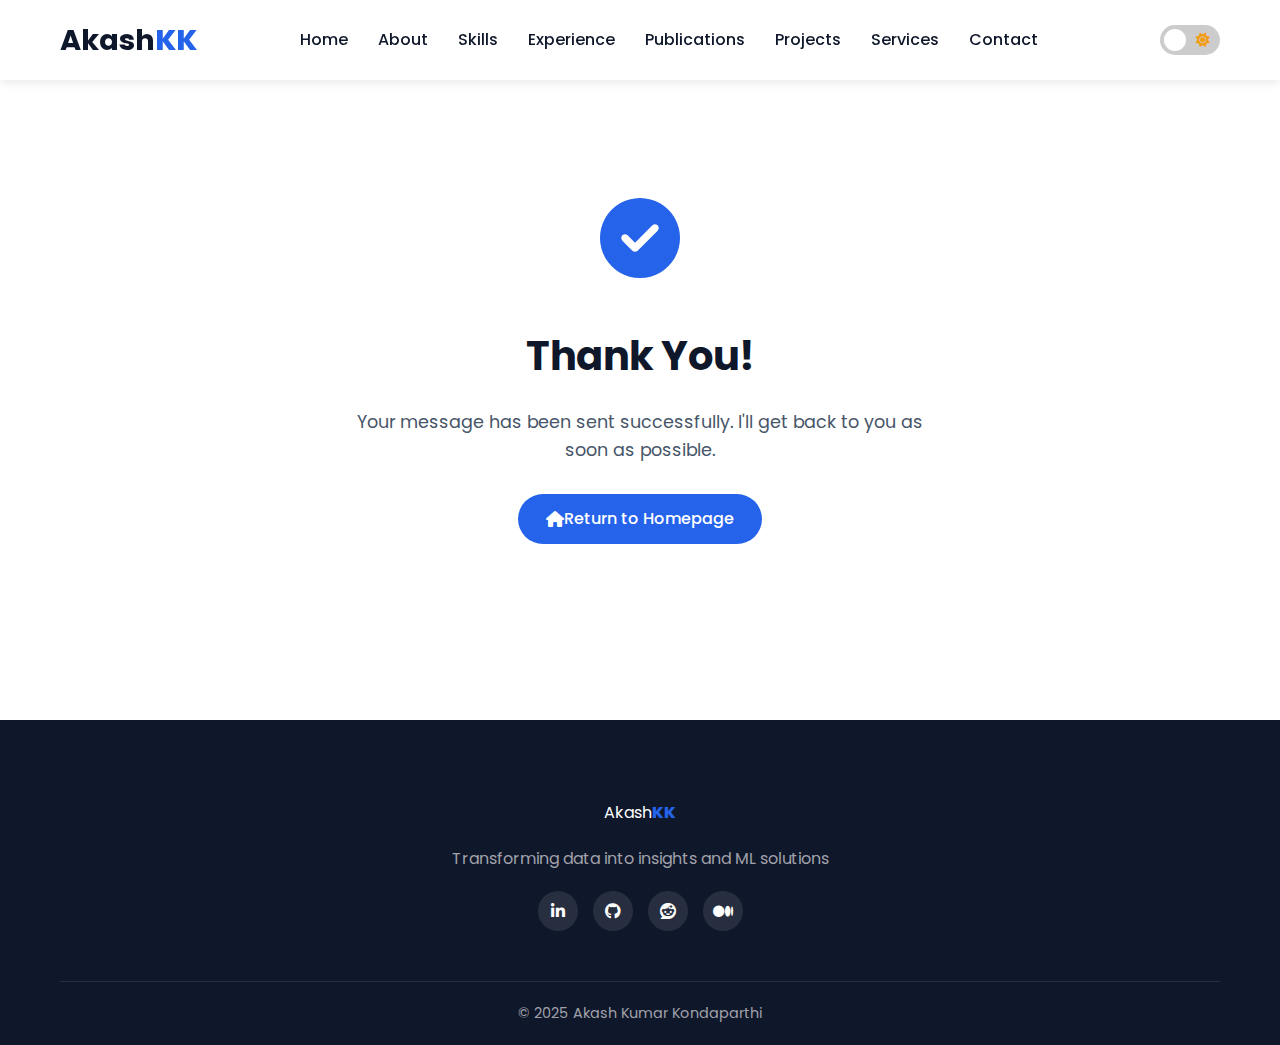
<file: thank-you.html>
<!DOCTYPE html>
<html lang="en">
<head>
    <meta charset="UTF-8">
    <meta name="viewport" content="width=device-width, initial-scale=1.0">
    <title>Thank You | Akash Kumar Kondaparthi</title>
    <link rel="icon" type="image/x-icon" href="assets/images/favicon.png">
    <link rel="stylesheet" href="css/style.css">
    <link rel="stylesheet" href="css/dark-mode.css">
    <link rel="stylesheet" href="https://cdnjs.cloudflare.com/ajax/libs/font-awesome/6.4.0/css/all.min.css">
    <link href="https://fonts.googleapis.com/css2?family=Poppins:wght@300;400;500;600;700&display=swap" rel="stylesheet">
    <style>
        .thank-you-section {
            height: 80vh;
            display: flex;
            align-items: center;
            justify-content: center;
            text-align: center;
            padding: 0 20px;
        }
        
        .thank-you-content {
            max-width: 600px;
        }
        
        .thank-you-icon {
            font-size: 5rem;
            color: var(--primary-color);
            margin-bottom: 20px;
        }
        
        .thank-you-content h1 {
            font-size: 2.5rem;
            margin-bottom: 20px;
        }
        
        .thank-you-content p {
            font-size: 1.1rem;
            margin-bottom: 30px;
            color: var(--text-secondary);
        }
        
        .return-home {
            margin-top: 20px;
        }
    </style>
</head>
<body class="dark-mode">
    <!-- Header Section -->
    <header>
        <div class="container">
            <div class="logo">
                <a href="index.html">
                    <span class="logo-text">Akash<span class="highlight">KK</span></span>
                </a>
            </div>
            <nav>
                <ul class="nav-links">
                    <li><a href="index.html#home">Home</a></li>
                    <li><a href="index.html#about">About</a></li>
                    <li><a href="index.html#skills">Skills</a></li>
                    <li><a href="index.html#experience">Experience</a></li>
                    <li><a href="index.html#publications">Publications</a></li>
                    <li><a href="index.html#projects">Projects</a></li>
                    <li><a href="index.html#services">Services</a></li>
                    <li><a href="index.html#contact">Contact</a></li>
                </ul>
            </nav>
            <div class="theme-toggle">
                <input type="checkbox" id="dark-mode-toggle">
                <label for="dark-mode-toggle">
                    <i class="fas fa-moon"></i>
                    <i class="fas fa-sun"></i>
                </label>
            </div>
            <div class="mobile-menu-btn">
                <span></span>
                <span></span>
                <span></span>
            </div>
        </div>
    </header>

    <!-- Thank You Section -->
    <section class="thank-you-section">
        <div class="thank-you-content">
            <div class="thank-you-icon">
                <i class="fas fa-check-circle"></i>
            </div>
            <h1>Thank You!</h1>
            <p>Your message has been sent successfully. I'll get back to you as soon as possible.</p>
            <div class="return-home">
                <a href="index.html" class="btn primary-btn">
                    <i class="fas fa-home"></i> Return to Homepage
                </a>
            </div>
        </div>
    </section>

    <!-- Footer -->
    <footer>
        <div class="container">
            <div class="footer-content">
                <div class="footer-logo">
                    <span class="logo-text">Akash<span class="highlight">KK</span></span>
                </div>
                <p class="footer-text">Transforming data into insights and ML solutions</p>
                <div class="footer-social">
                    <a href="https://linkedin.com/in/akashkk" target="_blank"><i class="fab fa-linkedin-in"></i></a>
                    <a href="https://github.com/akashkk25" target="_blank"><i class="fab fa-github"></i></a>
                    <a href="#" target="_blank"><i class="fab fa-reddit"></i></a>
                    <a href="#" target="_blank"><i class="fab fa-medium-m"></i></a>
                </div>
            </div>
            <div class="footer-bottom">
                <p>&copy; 2025 Akash Kumar Kondaparthi</p>
            </div>
        </div>
    </footer>

    <!-- Scripts -->
    <script src="js/main.js"></script>
    <script src="js/dark-mode.js"></script>
</body>
</html>
</file>
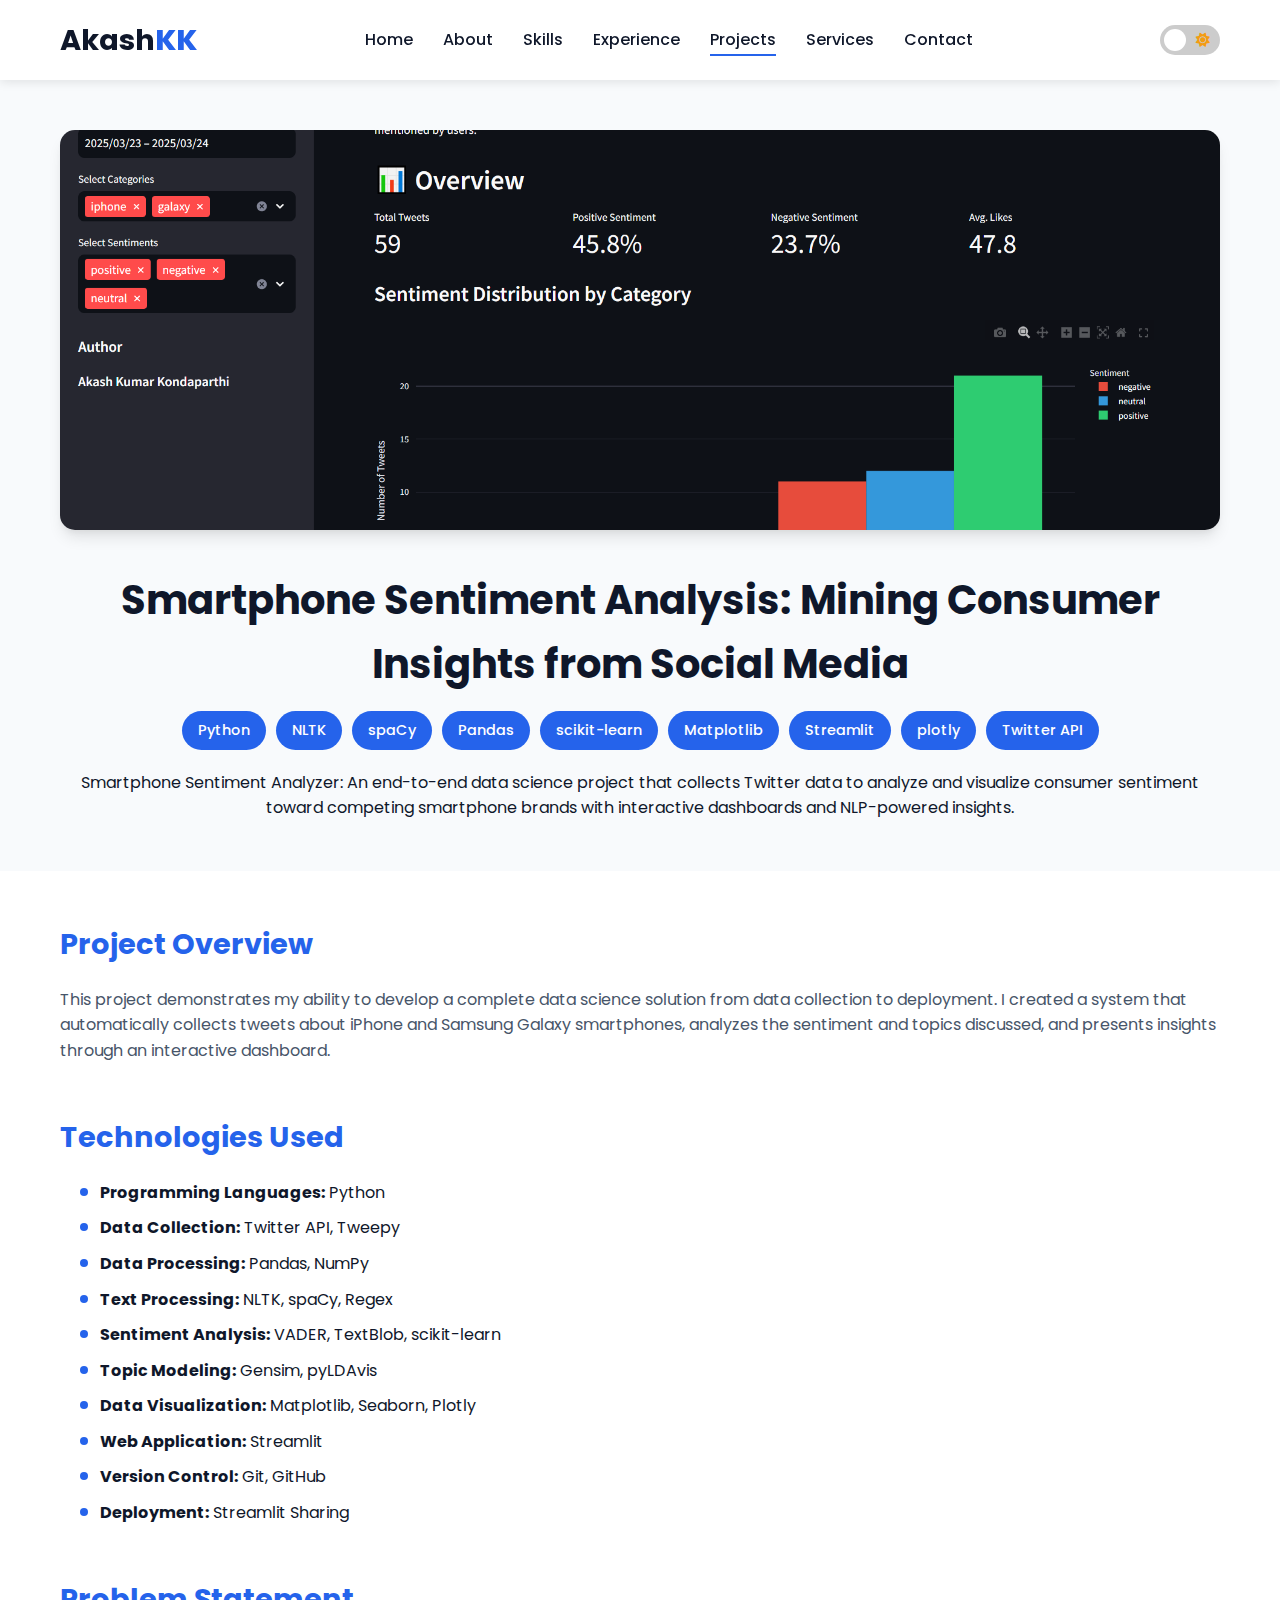
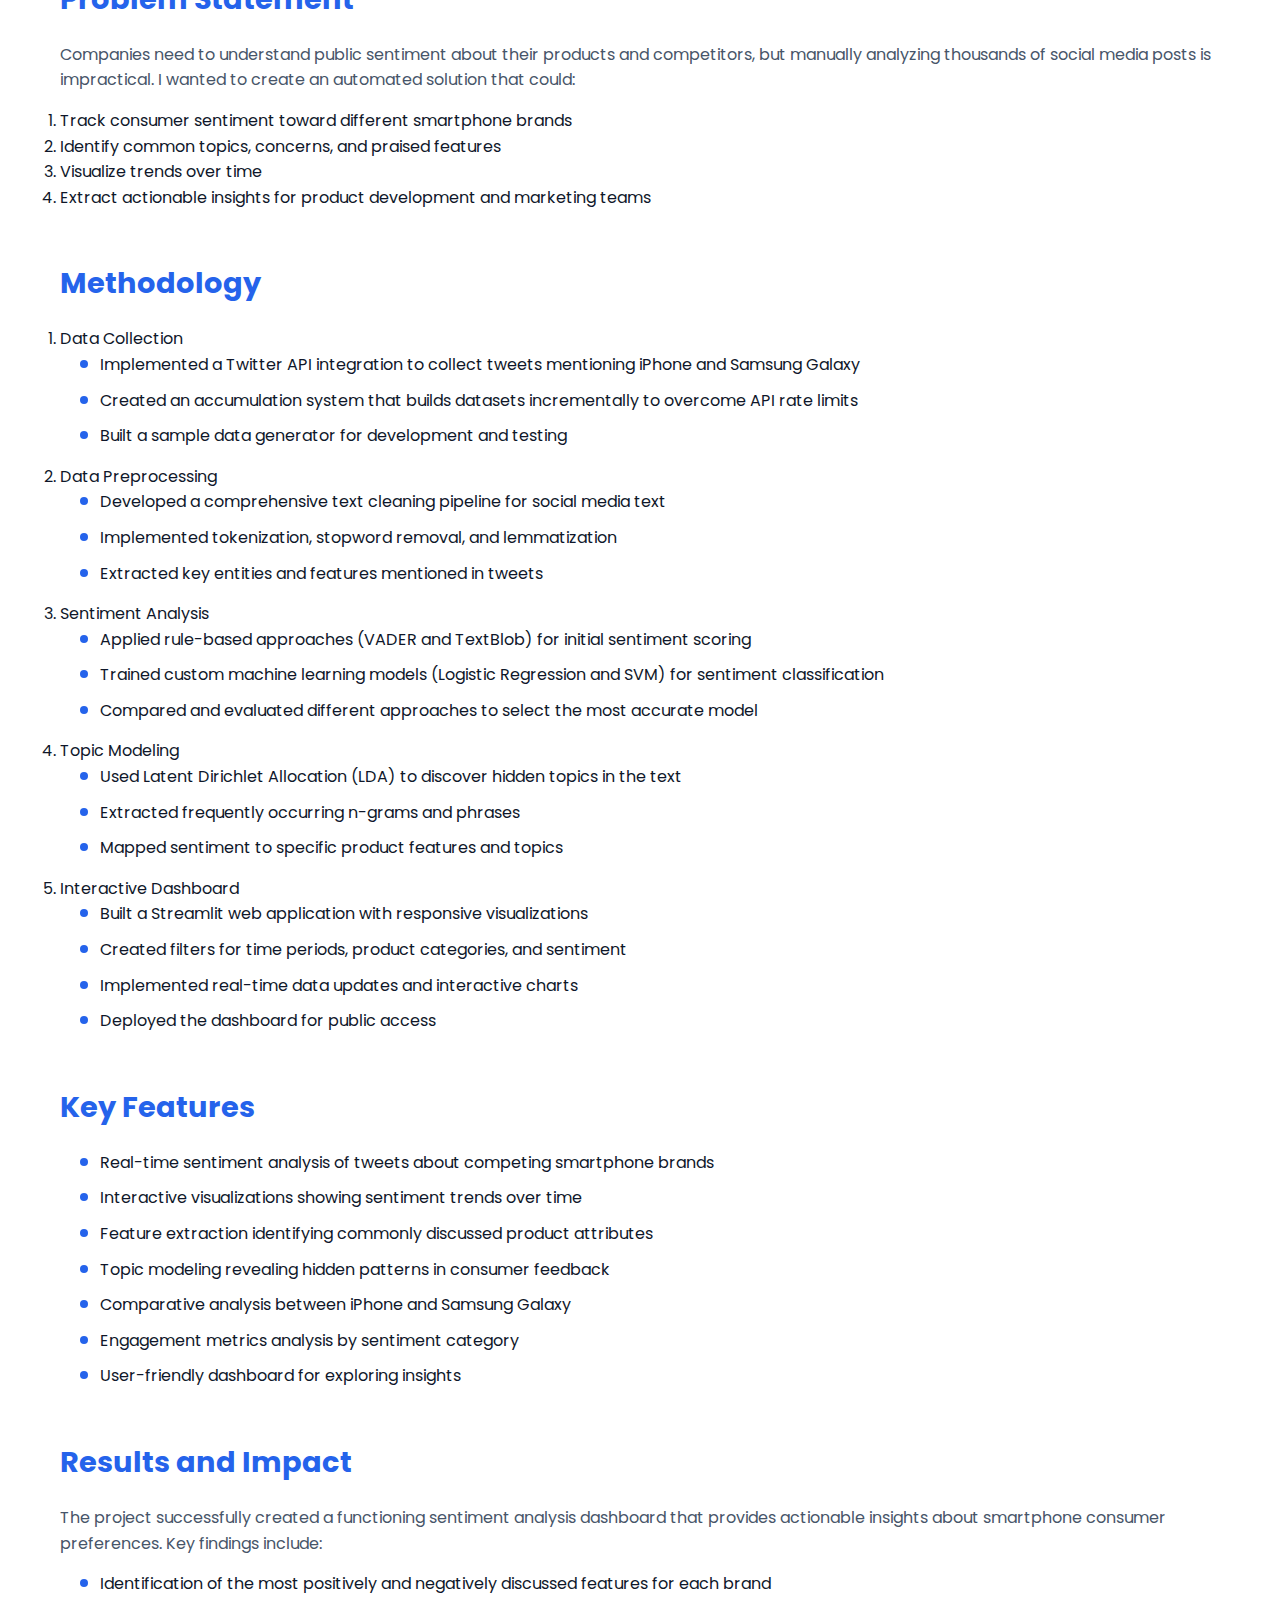
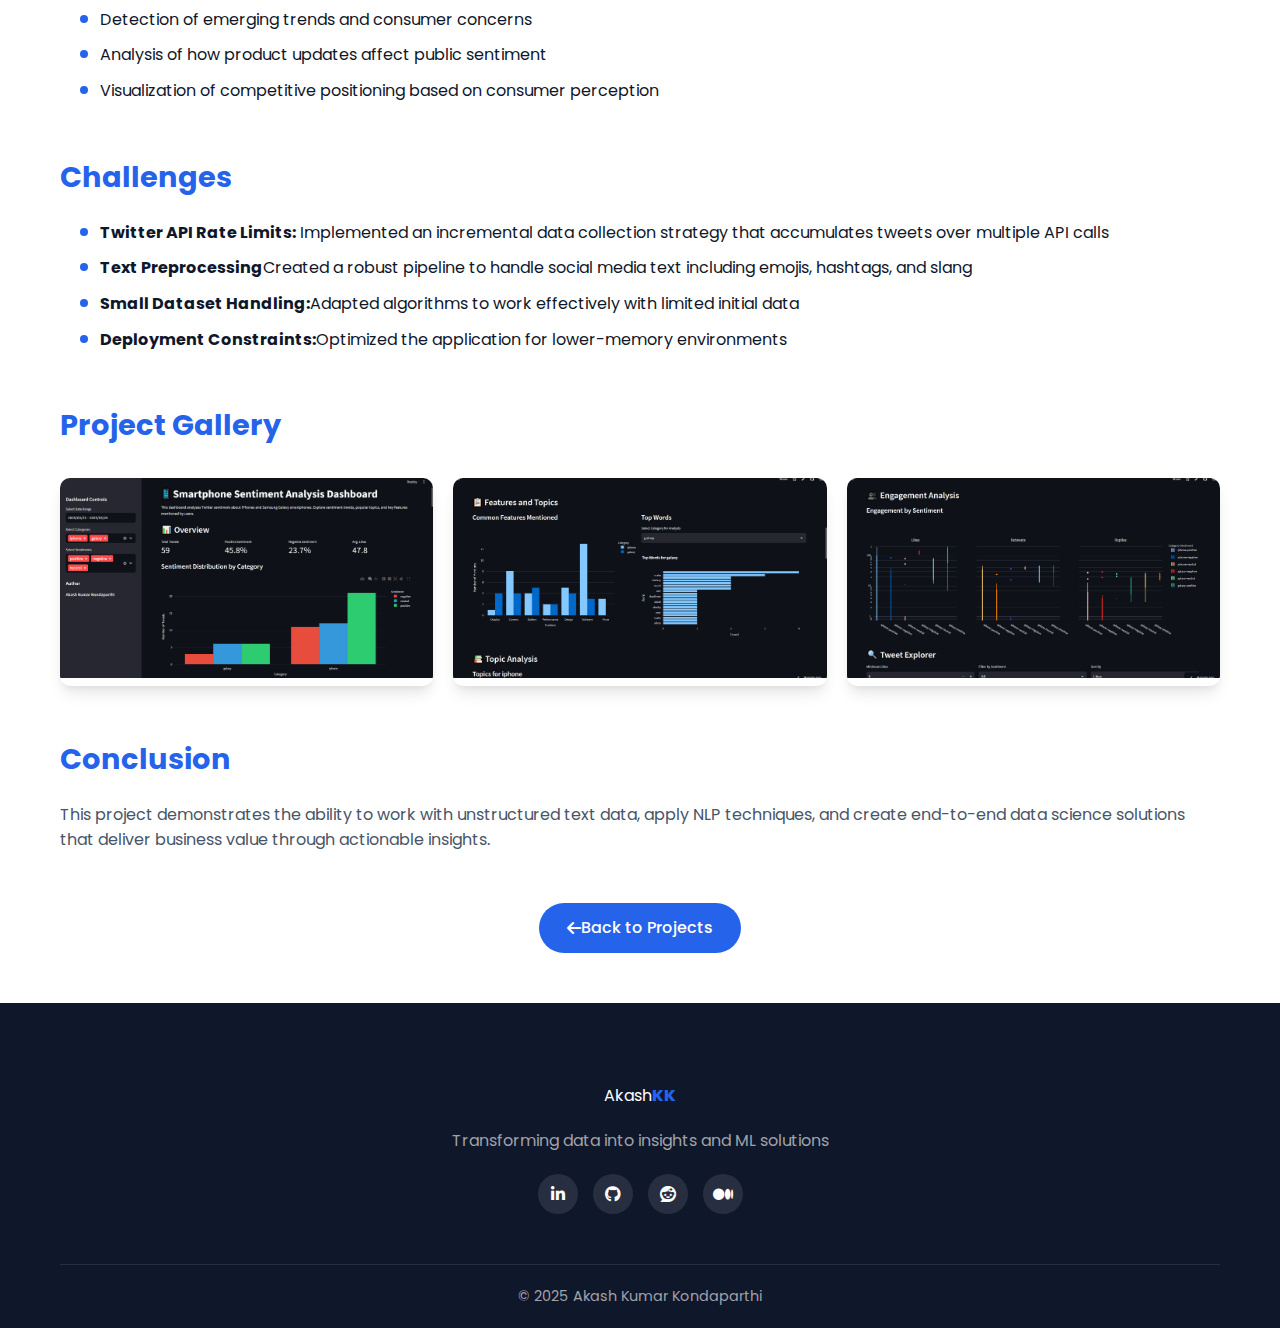
<file: projects/sentiment-analysis.html>
<!DOCTYPE html>
<html lang="en">
<head>
    <meta charset="UTF-8">
    <meta name="viewport" content="width=device-width, initial-scale=1.0">
    <title>Social Media Sentiment Analysis Project for Product Feedback | Akash Kumar Kondaparthi</title>
    <link rel="stylesheet" href="../css/style.css">
    <link rel="stylesheet" href="../css/dark-mode.css">
    <link rel="stylesheet" href="https://cdnjs.cloudflare.com/ajax/libs/font-awesome/6.4.0/css/all.min.css">
    <link href="https://fonts.googleapis.com/css2?family=Poppins:wght@300;400;500;600;700&display=swap" rel="stylesheet">
    <style>
        .project-hero {
            padding-top: calc(var(--header-height) + 50px);
            padding-bottom: 50px;
            background-color: var(--bg-secondary);
        }
        
        .project-banner {
            width: 100%;
            height: 400px;
            object-fit: cover;
            border-radius: 15px;
            box-shadow: var(--card-shadow);
            margin-bottom: 30px;
        }
        
        .project-hero-content {
            text-align: center;
        }
        
        .project-hero-content h1 {
            font-size: 2.5rem;
            margin-bottom: 15px;
        }
        
        .project-hero-content .project-tags {
            display: flex;
            justify-content: center;
            flex-wrap: wrap;
            gap: 10px;
            margin-bottom: 20px;
        }
        
        .project-hero-content .project-tags span {
            padding: 8px 16px;
            background-color: var(--primary-color);
            color: white;
            border-radius: 50px;
            font-size: 0.9rem;
            font-weight: 500;
        }
        
        .project-links {
            display: flex;
            justify-content: center;
            gap: 20px;
            margin-top: 20px;
        }
        
        .project-links a {
            display: flex;
            align-items: center;
            gap: 10px;
            padding: 10px 20px;
            background-color: var(--card-bg);
            border-radius: 50px;
            font-weight: 500;
            box-shadow: var(--card-shadow);
            transition: var(--transition);
        }
        
        .project-links a:hover {
            background-color: var(--primary-color);
            color: white;
            transform: translateY(-3px);
        }
        
        .project-content {
            padding: 50px 0;
        }
        
        .project-section {
            margin-bottom: 50px;
        }
        
        .project-section h2 {
            font-size: 1.8rem;
            margin-bottom: 20px;
            color: var(--primary-color);
        }
        
        .project-section p {
            margin-bottom: 15px;
            color: var(--text-secondary);
        }
        
        .project-section ul {
            padding-left: 20px;
            margin-bottom: 15px;
        }
        
        .project-section ul li {
            margin-bottom: 10px;
            position: relative;
            padding-left: 20px;
        }
        
        .project-section ul li:before {
            content: '';
            position: absolute;
            width: 8px;
            height: 8px;
            background-color: var(--primary-color);
            border-radius: 50%;
            left: 0;
            top: 8px;
        }
        
        .project-gallery {
            display: grid;
            grid-template-columns: repeat(auto-fill, minmax(300px, 1fr));
            gap: 20px;
            margin-top: 30px;
        }
        
        .gallery-item {
            border-radius: 10px;
            overflow: hidden;
            box-shadow: var(--card-shadow);
        }
        
        .gallery-item img {
            width: 100%;
            height: 200px;
            object-fit: cover;
            transition: var(--transition);
        }
        
        .gallery-item:hover img {
            transform: scale(1.05);
        }
        
        .back-to-projects {
            text-align: center;
            margin-top: 50px;
        }
    </style>
</head>
<body class="dark-mode">
    <!-- Header Section -->
    <header>
        <div class="container">
            <div class="logo">
                <a href="../index.html">
                    <span class="logo-text">Akash<span class="highlight">KK</span></span>
                </a>
            </div>
            <nav>
                <ul class="nav-links">
                    <li><a href="../index.html#home">Home</a></li>
                    <li><a href="../index.html#about">About</a></li>
                    <li><a href="../index.html#skills">Skills</a></li>
                    <li><a href="../index.html#experience">Experience</a></li>
                    <li><a href="../index.html#projects" class="active">Projects</a></li>
                    <li><a href="../index.html#services">Services</a></li>
                    <li><a href="../index.html#contact">Contact</a></li>
                </ul>
            </nav>
            <div class="theme-toggle">
                <input type="checkbox" id="dark-mode-toggle">
                <label for="dark-mode-toggle">
                    <i class="fas fa-moon"></i>
                    <i class="fas fa-sun"></i>
                </label>
            </div>
            <div class="mobile-menu-btn">
                <span></span>
                <span></span>
                <span></span>
            </div>
        </div>
    </header>

    <!-- Project Hero Section -->
    <section class="project-hero">
        <div class="container">
            <img src="../assets/img/sentiment-analysis.png" alt="Project Banner" class="project-banner">
            <div class="project-hero-content">
                <h1>Smartphone Sentiment Analysis: Mining Consumer Insights from Social Media</h1>
                <div class="project-tags">
                    <span>Python</span>
                    <span>NLTK</span>
                    <span>spaCy</span>
                    <span>Pandas</span>
                    <span>scikit-learn</span>
                    <span>Matplotlib</span>
                    <span>Streamlit</span>
                    <span>plotly</span>
                    <span>Twitter API</span> 
                </div>
                <p>Smartphone Sentiment Analyzer: An end-to-end data science project that collects Twitter data to analyze and visualize consumer sentiment toward competing smartphone brands with interactive dashboards and NLP-powered insights.</p>
                <div class="project-links">
                    <a href="https://github.com/AkashKK25/social-media-sentiment-analysis.git" target="_blank"><i class="fab fa-github"></i> View on GitHub</a>
                    <a href="https://social-media-sentiment-analysis-az2kxeazreeqwqjizqixpl.streamlit.app/" target="_blank"><i class="fas fa-external-link-alt"></i> Project page</a>
                </div>
            </div>
        </div>
    </section>

    <!-- Project Content -->
    <section class="project-content">
        <div class="container">
            <!-- Overview Section -->
            <div class="project-section">
                <h2>Project Overview</h2>
                <p>This project demonstrates my ability to develop a complete data science solution from data collection to deployment. I created a system that automatically collects tweets about iPhone and Samsung Galaxy smartphones, analyzes the sentiment and topics discussed, and presents insights through an interactive dashboard.</p>
            </div>

            <!-- Technologies Section -->
            <div class="project-section">
                <h2>Technologies Used</h2>
                <ul>
                    <li><strong>Programming Languages:</strong> Python</li>
                    <li><strong>Data Collection:</strong> Twitter API, Tweepy</li>
                    <li><strong>Data Processing:</strong> Pandas, NumPy</li>
                    <li><strong>Text Processing:</strong> NLTK, spaCy, Regex</li>
                    <li><strong>Sentiment Analysis:</strong> VADER, TextBlob, scikit-learn</li>
                    <li><strong>Topic Modeling:</strong> Gensim, pyLDAvis</li>
                    <li><strong>Data Visualization:</strong> Matplotlib, Seaborn, Plotly</li>
                    <li><strong>Web Application:</strong> Streamlit</li>
                    <li><strong>Version Control:</strong> Git, GitHub</li>
                    <li><strong>Deployment:</strong> Streamlit Sharing</li>
                </ul>
            </div>

            <!-- Methodology Section -->
            <div class="project-section">
                <h2>Problem Statement</h2>
                <p>Companies need to understand public sentiment about their products and competitors, but manually analyzing thousands of social media posts is impractical. I wanted to create an automated solution that could:</p>
                <ol>
                    <li>Track consumer sentiment toward different smartphone brands</li>
                    <li>Identify common topics, concerns, and praised features</li>
                    <li>Visualize trends over time</li>
                    <li>Extract actionable insights for product development and marketing teams</li>
                </ol>
            </div>

            <div class="project-section">
                <h2>Methodology</h2>
                <ol>
                    <li>Data Collection</li>
                    <ul>
                        <li>Implemented a Twitter API integration to collect tweets mentioning iPhone and Samsung Galaxy</li>
                        <li>Created an accumulation system that builds datasets incrementally to overcome API rate limits</li>
                        <li>Built a sample data generator for development and testing</li>
                    </ul>
                    <li>Data Preprocessing</li>
                    <ul>
                        <li>Developed a comprehensive text cleaning pipeline for social media text</li>
                        <li>Implemented tokenization, stopword removal, and lemmatization</li>
                        <li>Extracted key entities and features mentioned in tweets</li>
                    </ul>
                    <li>Sentiment Analysis</li>
                    <ul>
                        <li>Applied rule-based approaches (VADER and TextBlob) for initial sentiment scoring</li>
                        <li>Trained custom machine learning models (Logistic Regression and SVM) for sentiment classification</li>
                        <li>Compared and evaluated different approaches to select the most accurate model</li>
                    </ul>
                    <li>Topic Modeling</li>
                    <ul>
                        <li>Used Latent Dirichlet Allocation (LDA) to discover hidden topics in the text</li>
                        <li>Extracted frequently occurring n-grams and phrases</li>
                        <li>Mapped sentiment to specific product features and topics</li>
                    </ul>
                    <li>Interactive Dashboard</li>
                    <ul>
                        <li>Built a Streamlit web application with responsive visualizations</li>
                        <li>Created filters for time periods, product categories, and sentiment</li>
                        <li>Implemented real-time data updates and interactive charts</li>
                        <li>Deployed the dashboard for public access</li>
                    </ul>
                </ol>
            </div>

            <div class="project-section">
                <h2>Key Features</h2>
                <ul>
                    <li>Real-time sentiment analysis of tweets about competing smartphone brands</li>
                    <li>Interactive visualizations showing sentiment trends over time</li>
                    <li>Feature extraction identifying commonly discussed product attributes</li>
                    <li>Topic modeling revealing hidden patterns in consumer feedback</li>
                    <li>Comparative analysis between iPhone and Samsung Galaxy</li>
                    <li>Engagement metrics analysis by sentiment category</li>
                    <li>User-friendly dashboard for exploring insights</li>
                </ul>
            </div>

            <!-- Results Section -->
            <div class="project-section">
                <h2>Results and Impact</h2>
                <p>The project successfully created a functioning sentiment analysis dashboard that provides actionable insights about smartphone consumer preferences. Key findings include:</p>
                <ul>
                    <li>Identification of the most positively and negatively discussed features for each brand</li>
                    <li>Detection of emerging trends and consumer concerns</li>
                    <li>Analysis of how product updates affect public sentiment</li>
                    <li>Visualization of competitive positioning based on consumer perception</li>
                </ul>
            </div>

            <!-- Challenges Section -->
            <div class="project-section">
                <h2>Challenges</h2>
                <ul>
                    <li><strong>Twitter API Rate Limits:</strong> Implemented an incremental data collection strategy that accumulates tweets over multiple API calls</li>
                    <li><strong>Text Preprocessing</strong>Created a robust pipeline to handle social media text including emojis, hashtags, and slang</li>
                    <li><strong>Small Dataset Handling:</strong>Adapted algorithms to work effectively with limited initial data</li>
                    <li><strong>Deployment Constraints:</strong>Optimized the application for lower-memory environments</li>
                </ul>
            </div>

            <!-- Project Gallery -->
            <div class="project-section">
                <h2>Project Gallery</h2>
                <div class="project-gallery">
                    <div class="gallery-item">
                        <img src="../assets/img/sentiment-analysis.png" alt="Project Screenshot 1">
                    </div>
                    <div class="gallery-item">
                        <img src="../assets/img/sentiment-analysis(1005).png" alt="Project Screenshot 2">
                    </div>
                    <div class="gallery-item">
                        <img src="../assets/img/sentiment-analysis(1006).png" alt="Project Screenshot 3">
                    </div>
                </div>
            </div>

            <!-- Conclusion Section -->
            <div class="project-section">
                <h2>Conclusion</h2>
                <p>This project demonstrates the ability to work with unstructured text data, apply NLP techniques, and create end-to-end data science solutions that deliver business value through actionable insights.</p>
            </div>

            <!-- Back to Projects Link -->
            <div class="back-to-projects">
                <a href="../projects/projects.html" class="btn primary-btn">
                    <i class="fas fa-arrow-left"></i> Back to Projects
                </a>
            </div>
        </div>
    </section>

    <!-- Footer -->
    <footer>
        <div class="container">
            <div class="footer-content">
                <div class="footer-logo">
                    <span class="logo-text">Akash<span class="highlight">KK</span></span>
                </div>
                <p class="footer-text">Transforming data into insights and ML solutions</p>
                <div class="footer-social">
                    <a href="https://linkedin.com/in/akashkk" target="_blank"><i class="fab fa-linkedin-in"></i></a>
                    <a href="https://github.com/akashkk25" target="_blank"><i class="fab fa-github"></i></a>
                    <a href="#" target="_blank"><i class="fab fa-reddit"></i></a>
                    <a href="#" target="_blank"><i class="fab fa-medium-m"></i></a>
                </div>
            </div>
            <div class="footer-bottom">
                <p>&copy; 2025 Akash Kumar Kondaparthi</p>
            </div>
        </div>
    </footer>

    <!-- Scripts -->
    <script src="../js/main.js"></script>
    <script src="../js/dark-mode.js"></script>
</body>
</html>
</file>
<file: css/style.css>
/* Base Styles */
:root {
    --primary-color: #2563eb;
    --secondary-color: #3b82f6;
    --accent-color: #f59e0b;
    --bg-color: #ffffff;
    --bg-secondary: #f8fafc;
    --text-color: #0f172a;
    --text-secondary: #475569;
    --border-color: #e2e8f0;
    --card-bg: #ffffff;
    --card-shadow: 0 10px 15px -3px rgba(0, 0, 0, 0.1), 0 4px 6px -2px rgba(0, 0, 0, 0.05);
    --header-height: 80px;
    --section-padding: 100px 0;
    --transition: all 0.3s ease;
}

* {
    margin: 0;
    padding: 0;
    box-sizing: border-box;
}

body {
    font-family: 'Poppins', sans-serif;
    font-size: 16px;
    line-height: 1.6;
    color: var(--text-color);
    background-color: var(--bg-color);
    overflow-x: hidden;
    transition: var(--transition);
}

.container {
    width: 100%;
    max-width: 1200px;
    padding: 0 20px;
    margin: 0 auto;
}

a {
    text-decoration: none;
    color: inherit;
    transition: var(--transition);
}

ul {
    list-style: none;
}

img {
    max-width: 100%;
    height: auto;
}

.section-header {
    text-align: center;
    margin-bottom: 50px;
}

.section-header h2 {
    font-size: 2.5rem;
    margin-bottom: 15px;
    position: relative;
    display: inline-block;
}

.section-line {
    width: 80px;
    height: 4px;
    background: var(--primary-color);
    margin: 0 auto;
    position: relative;
}

.section-line:before, .section-line:after {
    content: '';
    position: absolute;
    width: 6px;
    height: 6px;
    background: var(--accent-color);
    border-radius: 50%;
    top: -1px;
}

.section-line:before {
    left: -10px;
}

.section-line:after {
    right: -10px;
}

.btn {
    display: inline-flex;
    align-items: center;
    justify-content: center;
    padding: 12px 28px;
    border-radius: 50px;
    font-weight: 500;
    transition: var(--transition);
    cursor: pointer;
    border: none;
    outline: none;
}

.primary-btn {
    background: var(--primary-color);
    color: white;
}

.primary-btn:hover {
    background: var(--secondary-color);
    transform: translateY(-3px);
    box-shadow: 0 10px 20px rgba(0, 0, 0, 0.1);
}

.secondary-btn {
    background: transparent;
    color: var(--primary-color);
    border: 2px solid var(--primary-color);
}

.secondary-btn:hover {
    background: var(--primary-color);
    color: white;
    transform: translateY(-3px);
    box-shadow: 0 10px 20px rgba(0, 0, 0, 0.1);
}

.highlight {
    color: var(--primary-color);
}

/* Header Styles */
header {
    position: fixed;
    top: 0;
    left: 0;
    width: 100%;
    z-index: 1000;
    background-color: var(--bg-color);
    box-shadow: 0 2px 10px rgba(0, 0, 0, 0.1);
    transition: var(--transition);
    height: var(--header-height);
}

header .container {
    display: flex;
    justify-content: space-between;
    align-items: center;
    height: 100%;
}

.logo {
    font-size: 1.8rem;
    font-weight: 700;
}

.logo-text .highlight {
    font-weight: 800;
}

.nav-links {
    display: flex;
    gap: 30px;
}

.nav-links a {
    position: relative;
    font-weight: 500;
}

.nav-links a:after {
    content: '';
    position: absolute;
    width: 0;
    height: 2px;
    bottom: -5px;
    left: 0;
    background-color: var(--primary-color);
    transition: var(--transition);
}

.nav-links a:hover:after, .nav-links a.active:after {
    width: 100%;
}

.theme-toggle {
    position: relative;
    width: 60px;
    height: 30px;
    margin-left: 20px;
}

.theme-toggle input {
    opacity: 0;
    width: 0;
    height: 0;
}

.theme-toggle label {
    position: absolute;
    cursor: pointer;
    top: 0;
    left: 0;
    right: 0;
    bottom: 0;
    background-color: #ccc;
    transition: .4s;
    border-radius: 30px;
    display: flex;
    align-items: center;
    justify-content: space-between;
    padding: 5px 10px;
}

.theme-toggle label:before {
    position: absolute;
    content: "";
    height: 22px;
    width: 22px;
    left: 4px;
    bottom: 4px;
    background-color: white;
    transition: .4s;
    border-radius: 50%;
    z-index: 2;
}

.theme-toggle input:checked + label {
    background-color: var(--primary-color);
}

.theme-toggle input:checked + label:before {
    transform: translateX(30px);
}

.theme-toggle label .fa-moon {
    color: #f1c40f;
    font-size: 14px;
}

.theme-toggle label .fa-sun {
    color: #f39c12;
    font-size: 14px;
}

.mobile-menu-btn {
    display: none;
    flex-direction: column;
    justify-content: space-between;
    width: 30px;
    height: 21px;
    cursor: pointer;
}

.mobile-menu-btn span {
    width: 100%;
    height: 3px;
    background-color: var(--text-color);
    border-radius: 3px;
    transition: var(--transition);
}

/* Hero Section */
.hero {
    padding-top: calc(var(--header-height) + 80px);
    padding-bottom: 120px;
    background-color: var(--bg-color);
    position: relative;
    overflow: hidden;
    min-height: 90vh;
    display: flex;
    align-items: center;
}

.hero-content {
    display: flex;
    align-items: center;
    justify-content: space-between;
    position: relative;
}

.hero-text {
    max-width: 600px;
    position: relative;
    z-index: 2;
}

.hero-text h1 {
    font-size: 3.8rem;
    line-height: 1.1;
    font-weight: 700;
    margin-bottom: 5px;
}

.hero-lastname {
    margin-bottom: 20px !important;
}

.hero-text h2 {
    font-size: 2rem;
    margin-bottom: 20px;
    font-weight: 600;
}

.hero-text p {
    font-size: 1.2rem;
    color: var(--text-secondary);
    margin-bottom: 35px;
    max-width: 550px;
}

.hero-cta {
    display: flex;
    gap: 25px;
    align-items: center;
}

.text-btn {
    background: transparent;
    color: var(--text-color);
    font-weight: 500;
    padding: 12px 0;
    position: relative;
}

.text-btn:after {
    content: '';
    position: absolute;
    width: 0;
    height: 2px;
    bottom: 0;
    left: 0;
    background-color: var(--primary-color);
    transition: var(--transition);
}

.text-btn:hover:after {
    width: 100%;
}

.text-btn:hover {
    color: var(--primary-color);
}

.hero-circles {
    position: absolute;
    right: 0;
    top: 50%;
    transform: translateY(-50%);
    z-index: 1;
}

.circle {
    position: absolute;
    border-radius: 50%;
    opacity: 0.3;
    background: var(--primary-color);
}

.circle-1 {
    width: 300px;
    height: 300px;
    right: 100px;
    top: -100px;
}

.circle-2 {
    width: 200px;
    height: 200px;
    right: 0;
    top: 50px;
}

/* About Section */
.about {
    padding: var(--section-padding);
}

.about-content {
    display: flex;
    gap: 50px;
    align-items: center;
}

.about-image {
    flex: 1;
    border-radius: 20px;
    overflow: hidden;
    position: relative;
}

.about-text {
    flex: 1;
}

.about-text h3 {
    font-size: 1.8rem;
    margin-bottom: 20px;
    color: var(--primary-color);
}

.about-text p {
    margin-bottom: 20px;
    color: var(--text-secondary);
}

.about-details {
    display: grid;
    grid-template-columns: repeat(2, 1fr);
    gap: 20px;
    margin: 30px 0;
}

.about-detail {
    display: flex;
    align-items: flex-start;
    gap: 15px;
}

.about-detail i {
    font-size: 1.5rem;
    color: var(--primary-color);
}

.about-detail h4 {
    font-size: 1.1rem;
    margin-bottom: 5px;
}

.about-detail p {
    margin: 0;
    font-size: 0.9rem;
}

.about-cta {
    margin-top: 30px;
}

/* Skills Section */
.skills {
    padding: var(--section-padding);
    background-color: var(--bg-secondary);
}

.skills-content {
    display: flex;
    gap: 50px;
}

.skills-radar {
    flex: 1;
    max-width: 500px;
    margin: 0 auto;
}

.skills-categories {
    flex: 1;
}

.skills-category {
    margin-bottom: 30px;
}

.skills-category h3 {
    font-size: 1.3rem;
    margin-bottom: 15px;
    display: flex;
    align-items: center;
    gap: 10px;
}

.skills-category h3 i {
    color: var(--primary-color);
}

.skills-grid {
    display: flex;
    flex-wrap: wrap;
    gap: 10px;
}

.skill-item {
    padding: 8px 16px;
    background-color: var(--card-bg);
    border-radius: 50px;
    font-size: 0.9rem;
    font-weight: 500;
    color: var(--text-color);
    border: 1px solid var(--border-color);
    transition: var(--transition);
}

.skill-item:hover {
    background-color: var(--primary-color);
    color: white;
    transform: translateY(-3px);
}

/* Experience Section */
.experience {
    padding: var(--section-padding);
}

.experience-timeline {
    max-width: 900px;
    margin: 0 auto;
    position: relative;
    padding-left: 20px;
}

.experience-timeline:before {
    content: '';
    position: absolute;
    top: 0;
    bottom: 0;
    left: 175px;
    width: 2px;
    background-color: var(--primary-color);
}

.experience-item {
    display: flex;
    margin-bottom: 60px;
    position: relative;
}

.experience-date {
    flex: 0 0 160px;
    color: var(--primary-color);
    font-weight: 500;
    text-align: right;
    padding-right: 30px;
    padding-top: 3px;
}

.timeline-dot {
    position: absolute;
    width: 15px;
    height: 15px;
    border-radius: 50%;
    background-color: var(--primary-color);
    left: 169px;
    top: 5px;
    z-index: 1;
}

.experience-content {
    flex: 1;
    padding-left: 30px;
}

.experience-content h3 {
    font-size: 1.3rem;
    margin-bottom: 8px;
    color: var(--text-color);
}

.experience-content h4 {
    font-size: 1rem;
    margin-bottom: 15px;
    color: var(--text-secondary);
    font-weight: 500;
}

.experience-content ul {
    padding-left: 0;
}

.experience-content ul li {
    margin-bottom: 12px;
    position: relative;
    padding-left: 20px;
    list-style-type: none;
}

.experience-content ul li:before {
    content: '';
    position: absolute;
    width: 8px;
    height: 8px;
    background-color: var(--primary-color);
    border-radius: 50%;
    left: 0;
    top: 8px;
}

@media (max-width: 768px) {
    .experience-timeline:before {
        left: 30px;
    }
    
    .experience-item {
        flex-direction: column;
    }
    
    .experience-date {
        flex: 0 0 auto;
        text-align: left;
        padding-right: 0;
        padding-left: 45px;
        margin-bottom: 15px;
    }
    
    .timeline-dot {
        left: 24px;
    }
    
    .experience-content {
        padding-left: 45px;
    }
}

/* Publications Section */
.publications {
    padding: var(--section-padding);
    background-color: var(--bg-secondary);
}

.publications-container {
    max-width: 1000px;
    margin: 0 auto;
}

.publication-card {
    background-color: var(--card-bg);
    border-radius: 15px;
    overflow: hidden;
    display: flex;
    box-shadow: var(--card-shadow);
    transition: var(--transition);
}

.publication-card:hover {
    transform: translateY(-5px);
    box-shadow: 0 15px 30px rgba(0, 0, 0, 0.15);
}

.publication-content {
    flex: 2;
    padding: 30px;
}

.publication-content h3 {
    font-size: 1.4rem;
    margin-bottom: 20px;
    line-height: 1.4;
}

.publication-details {
    display: flex;
    flex-wrap: wrap;
    gap: 20px;
    margin-bottom: 20px;
    font-size: 0.95rem;
}

.publication-details > div {
    color: var(--text-secondary);
}

.publication-details span {
    color: var(--primary-color);
    font-weight: 600;
    margin-right: 5px;
}

.publication-abstract {
    color: var(--text-secondary);
    margin-bottom: 25px;
    line-height: 1.6;
}

.publication-links {
    display: flex;
    gap: 20px;
}

.publication-links .text-btn {
    display: flex;
    align-items: center;
    gap: 10px;
}

.publication-image {
    flex: 1;
    position: relative;
    min-height: 250px;
    background-color: rgba(59, 130, 246, 0.1);
    display: flex;
    align-items: center;
    justify-content: center;
}

.publication-image img {
    max-width: 100%;
    max-height: 100%;
    object-fit: cover;
}

@media (max-width: 992px) {
    .publication-card {
        flex-direction: column;
    }
    
    .publication-image {
        min-height: 200px;
        order: -1;
    }
}
.projects {
    padding: var(--section-padding);
    background-color: var(--bg-secondary);
}

.projects-filter {
    display: flex;
    justify-content: center;
    flex-wrap: wrap;
    gap: 15px;
    margin-bottom: 40px;
}

.filter-btn {
    padding: 8px 20px;
    background-color: transparent;
    border: 1px solid var(--border-color);
    border-radius: 50px;
    cursor: pointer;
    font-weight: 500;
    transition: var(--transition);
}

.filter-btn.active, .filter-btn:hover {
    background-color: var(--primary-color);
    color: white;
    border-color: var(--primary-color);
}

.projects-grid {
    display: grid;
    grid-template-columns: repeat(auto-fill, minmax(350px, 1fr));
    gap: 30px;
}

.project-card {
    background-color: var(--card-bg);
    border-radius: 10px;
    overflow: hidden;
    box-shadow: var(--card-shadow);
    transition: var(--transition);
}

.project-card:hover {
    transform: translateY(-10px);
}

.project-image {
    position: relative;
    height: 200px;
    overflow: hidden;
}

.project-image img {
    width: 100%;
    height: 100%;
    object-fit: cover;
    transition: var(--transition);
}

.project-card:hover .project-image img {
    transform: scale(1.1);
}

.project-links {
    position: absolute;
    top: 0;
    left: 0;
    width: 100%;
    height: 100%;
    background-color: rgba(0, 0, 0, 0.7);
    display: flex;
    justify-content: center;
    align-items: center;
    gap: 20px;
    opacity: 0;
    transition: var(--transition);
}

.project-card:hover .project-links {
    opacity: 1;
}

.project-links a {
    width: 45px;
    height: 45px;
    display: flex;
    justify-content: center;
    align-items: center;
    background-color: var(--primary-color);
    color: white;
    border-radius: 50%;
    font-size: 1.2rem;
    transition: var(--transition);
}

.project-links a:hover {
    background-color: var(--accent-color);
    transform: scale(1.1);
}

.project-info {
    padding: 20px;
}

.project-info h3 {
    font-size: 1.2rem;
    margin-bottom: 10px;
}

.project-info p {
    font-size: 0.9rem;
    color: var(--text-secondary);
    margin-bottom: 15px;
}

.project-tags {
    display: flex;
    flex-wrap: wrap;
    gap: 8px;
}

.project-tags span {
    padding: 5px 10px;
    background-color: var(--bg-secondary);
    border-radius: 50px;
    font-size: 0.8rem;
    font-weight: 500;
}

.view-all-projects {
    text-align: center;
    margin-top: 50px;
}

.view-all-projects .btn i {
    margin-left: 8px;
    transition: var(--transition);
}

.view-all-projects .btn:hover i {
    transform: translateX(5px);
}

/* Services Section */
.services {
    padding: var(--section-padding);
}

.services-grid {
    display: grid;
    grid-template-columns: repeat(auto-fill, minmax(250px, 1fr));
    gap: 30px;
}

.service-card {
    background-color: var(--card-bg);
    border-radius: 10px;
    padding: 30px;
    text-align: center;
    box-shadow: var(--card-shadow);
    transition: var(--transition);
}

.service-card:hover {
    transform: translateY(-10px);
}

.service-icon {
    width: 70px;
    height: 70px;
    background-color: rgba(37, 99, 235, 0.1);
    border-radius: 50%;
    display: flex;
    justify-content: center;
    align-items: center;
    margin: 0 auto 20px;
}

.service-icon i {
    font-size: 1.8rem;
    color: var(--primary-color);
}

.service-card h3 {
    font-size: 1.2rem;
    margin-bottom: 15px;
}

.service-card p {
    font-size: 0.9rem;
    color: var(--text-secondary);
}

/* Contact Section */
.contact {
    padding: var(--section-padding);
    background-color: var(--bg-secondary);
}

.contact-content {
    display: flex;
    gap: 50px;
}

.contact-info {
    flex: 1;
}

.contact-info p {
    margin-bottom: 30px;
    color: var(--text-secondary);
}

.contact-methods {
    display: flex;
    flex-direction: column;
    gap: 20px;
    margin-bottom: 30px;
}

.contact-method {
    display: flex;
    align-items: center;
    gap: 20px;
}

.contact-icon {
    width: 50px;
    height: 50px;
    background-color: var(--primary-color);
    border-radius: 50%;
    display: flex;
    justify-content: center;
    align-items: center;
    color: white;
    font-size: 1.2rem;
    flex-shrink: 0;
}

.contact-details h3 {
    font-size: 1.1rem;
    margin-bottom: 5px;
}

.contact-details p a:hover {
    color: var(--primary-color);
}

.social-links h3 {
    font-size: 1.1rem;
    margin-bottom: 15px;
}

.social-icons {
    display: flex;
    gap: 15px;
}

.social-icons a {
    width: 40px;
    height: 40px;
    background-color: var(--card-bg);
    border-radius: 50%;
    display: flex;
    justify-content: center;
    align-items: center;
    color: var(--primary-color);
    font-size: 1.1rem;
    transition: var(--transition);
    box-shadow: 0 4px 6px rgba(0, 0, 0, 0.1);
}

.social-icons a:hover {
    background-color: var(--primary-color);
    color: white;
    transform: translateY(-3px);
}

.contact-form {
    flex: 1;
    background-color: var(--card-bg);
    padding: 30px;
    border-radius: 10px;
    box-shadow: var(--card-shadow);
}

.form-group {
    margin-bottom: 20px;
}

.form-group label {
    display: block;
    margin-bottom: 8px;
    font-weight: 500;
}

.form-group input, .form-group textarea {
    width: 100%;
    padding: 12px 15px;
    border: 1px solid var(--border-color);
    border-radius: 8px;
    background-color: var(--bg-color);
    color: var(--text-color);
    font-family: inherit;
    transition: var(--transition);
}

.form-group input:focus, .form-group textarea:focus {
    border-color: var(--primary-color);
    outline: none;
}

.form-group textarea {
    height: 150px;
    resize: vertical;
}

.submit-btn {
    width: 100%;
    display: flex;
    justify-content: center;
    align-items: center;
    gap: 10px;
    margin-top: 10px;
}

.submit-btn i {
    transition: var(--transition);
}

.submit-btn:hover i {
    transform: translateX(5px);
}

/* Footer */
footer {
    background-color: var(--text-color);
    color: white;
    padding: 80px 0 20px;
}

.footer-content {
    text-align: center;
    margin-bottom: 50px;
}

.footer-logo {
    margin-bottom: 20px;
}

.footer-text {
    margin-bottom: 20px;
    color: #a1a1aa;
}

.footer-social {
    display: flex;
    justify-content: center;
    gap: 15px;
}

.footer-social a {
    width: 40px;
    height: 40px;
    border-radius: 50%;
    display: flex;
    justify-content: center;
    align-items: center;
    background-color: rgba(255, 255, 255, 0.1);
    color: white;
    transition: var(--transition);
}

.footer-social a:hover {
    background-color: var(--primary-color);
    transform: translateY(-3px);
}

.footer-bottom {
    text-align: center;
    padding-top: 20px;
    border-top: 1px solid rgba(255, 255, 255, 0.1);
    font-size: 0.9rem;
    color: #a1a1aa;
}

/* Responsive Styles */
@media (max-width: 992px) {
    .hero-content, .about-content, .skills-content, .contact-content {
        flex-direction: column;
    }
    
    .about-image {
        order: -1;
    }
    
    .nav-links {
        position: fixed;
        top: var(--header-height);
        left: -100%;
        width: 280px;
        height: calc(100vh - var(--header-height));
        background-color: var(--bg-color);
        flex-direction: column;
        padding: 40px 20px;
        gap: 20px;
        box-shadow: 0 10px 15px rgba(0, 0, 0, 0.1);
        transition: var(--transition);
        z-index: 999;
    }
    
    .nav-links.active {
        left: 0;
    }
    
    .mobile-menu-btn {
        display: flex;
    }
    
    .timeline:after {
        left: 31px;
    }
    
    .timeline-container {
        width: 100%;
        padding-left: 70px;
        padding-right: 25px;
    }
    
    .timeline-container.right {
        left: 0;
    }
    
    .timeline-content:after {
        left: -15px;
    }
    
    .timeline-container.left .timeline-content:after {
        left: -15px;
        right: auto;
    }
    
    .timeline-date {
        position: relative;
        top: 0;
        left: 0;
        width: 100%;
        text-align: left;
        flex-direction: row;
        gap: 10px;
        margin-bottom: 10px;
    }
    
    .timeline-container.left .timeline-date,
    .timeline-container.right .timeline-date {
        left: 0;
        right: auto;
    }
    
    .timeline-date .divider {
        width: 15px;
        height: 2px;
        margin: 0;
    }
}

@media (max-width: 768px) {
    .hero-text h1 {
        font-size: 2.5rem;
    }
    
    .hero-text h2 {
        font-size: 1.5rem;
    }
    
    .section-header h2 {
        font-size: 2rem;
    }
    
    .projects-grid {
        grid-template-columns: repeat(auto-fill, minmax(280px, 1fr));
    }
}

@media (max-width: 576px) {
    .about-details {
        grid-template-columns: 1fr;
    }
    
    .hero-cta {
        flex-direction: column;
        gap: 10px;
    }
    
    .hero-cta .btn {
        width: 100%;
    }
}
</file>
<file: css/dark-mode.css>
/* Dark Mode Styles */
.dark-mode {
    --primary-color: #3b82f6;
    --secondary-color: #60a5fa;
    --accent-color: #f59e0b;
    --bg-color: #0f172a;
    --bg-secondary: #1e293b;
    --text-color: #f8fafc;
    --text-secondary: #cbd5e1;
    --border-color: #334155;
    --card-bg: #1e293b;
    --card-shadow: 0 10px 15px -3px rgba(0, 0, 0, 0.3), 0 4px 6px -2px rgba(0, 0, 0, 0.15);
}

.dark-mode .hero {
    background-color: var(--bg-color);
}

.dark-mode .circle {
    opacity: 0.15;
}

.dark-mode .experience-content h3 {
    color: var(--text-color);
}

.dark-mode .experience-timeline:before {
    background-color: var(--primary-color);
}

.dark-mode .experience-date {
    color: var(--primary-color);
}

.dark-mode .publication-card {
    background-color: var(--bg-color);
}

.dark-mode .publication-image {
    background-color: rgba(59, 130, 246, 0.05);
}

.dark-mode header {
    background-color: var(--bg-color);
    box-shadow: 0 2px 10px rgba(0, 0, 0, 0.3);
}

.dark-mode .mobile-menu-btn span {
    background-color: var(--text-color);
}

.dark-mode .form-group input, 
.dark-mode .form-group textarea {
    background-color: var(--bg-secondary);
    border-color: var(--border-color);
}

.dark-mode .skill-item {
    background-color: var(--bg-color);
    border-color: var(--border-color);
}

.dark-mode .social-icons a {
    background-color: var(--bg-secondary);
}

.dark-mode footer {
    background-color: #0a1122;
}

.dark-mode .project-card:hover {
    box-shadow: 0 15px 30px rgba(0, 0, 0, 0.4);
}

.dark-mode .theme-toggle label:before {
    background-color: var(--bg-color);
}

.dark-mode .service-icon {
    background-color: rgba(59, 130, 246, 0.2);
}

.dark-mode .filter-btn {
    color: #f8fafc;
}
</file>
